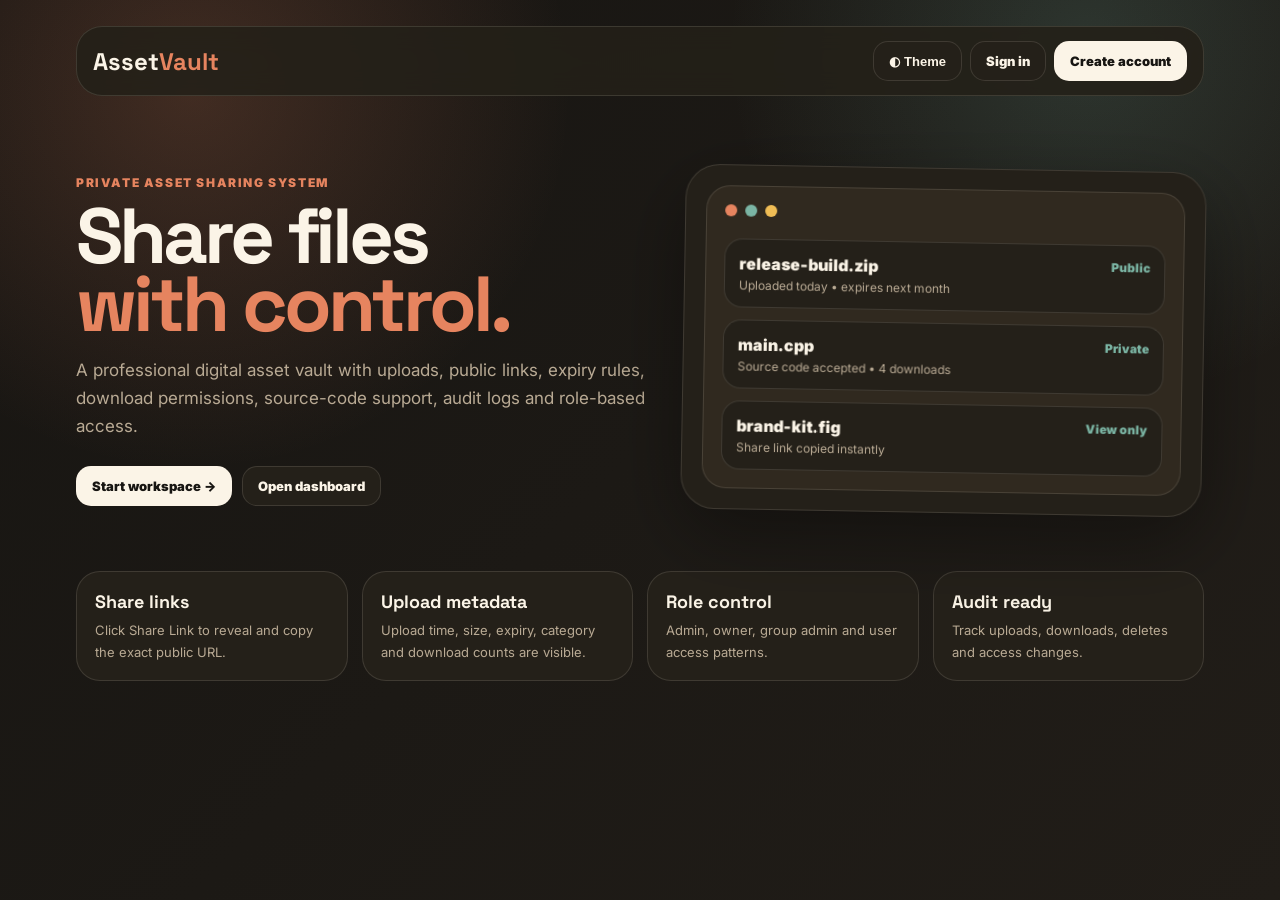
<file: templates/index.html>
<!DOCTYPE html><html lang="en" data-theme="dark"><head><meta charset="UTF-8"><meta name="viewport" content="width=device-width, initial-scale=1.0"><title>AssetVault | Digital Asset Sharing</title><link href="https://fonts.googleapis.com/css2?family=Inter:wght@400;500;600;700;800&family=Space+Grotesk:wght@500;600;700&display=swap" rel="stylesheet"><style>
:root{--bg:#f7f3ec;--bg2:#ede6da;--panel:#fffaf1;--panel2:#f3eadc;--text:#1d1b16;--muted:#756d60;--line:rgba(29,27,22,.12);--accent:#c86b4a;--accent2:#345d52;--accent3:#d9a441;--shadow:0 24px 70px rgba(29,27,22,.12)}[data-theme=dark]{--bg:#171512;--bg2:#211d18;--panel:#242019;--panel2:#30291f;--text:#fbf4e7;--muted:#b9aa94;--line:rgba(251,244,231,.12);--accent:#e6845f;--accent2:#7bb5a4;--accent3:#f0bd55;--shadow:0 24px 80px rgba(0,0,0,.38)}*{box-sizing:border-box}body{margin:0;font-family:Inter;background:radial-gradient(circle at 15% 10%,rgba(230,132,95,.2),transparent 28%),radial-gradient(circle at 85% 5%,rgba(123,181,164,.18),transparent 26%),linear-gradient(135deg,var(--bg),var(--bg2));color:var(--text);min-height:100vh}.wrap{max-width:1180px;margin:0 auto;padding:26px}.top{display:flex;justify-content:space-between;align-items:center;background:color-mix(in srgb,var(--panel) 88%,transparent);border:1px solid var(--line);border-radius:26px;padding:14px 16px;backdrop-filter:blur(12px)}.brand{font-family:'Space Grotesk';font-size:24px;font-weight:800;color:var(--text);text-decoration:none}.brand span{color:var(--accent)}.nav{display:flex;gap:8px}.btn{display:inline-flex;align-items:center;justify-content:center;border:1px solid var(--line);background:var(--panel);color:var(--text);border-radius:15px;padding:11px 15px;text-decoration:none;font-weight:900;font-size:13px;transition:.2s;cursor:pointer}.btn:hover{transform:translateY(-2px);border-color:var(--accent);box-shadow:0 14px 26px rgba(0,0,0,.12)}.btn.primary{background:var(--text);color:var(--bg)}.hero{display:grid;grid-template-columns:1.05fr .95fr;gap:32px;align-items:center;padding:72px 0 38px}.eyebrow{color:var(--accent);font-weight:900;font-size:12px;text-transform:uppercase;letter-spacing:1.6px}.h1{font-family:'Space Grotesk';font-size:78px;line-height:.88;letter-spacing:-4px;margin:12px 0}.h1 em{font-style:normal;color:var(--accent)}.sub{font-size:17px;color:var(--muted);line-height:1.65;max-width:600px}.cta{display:flex;gap:10px;margin-top:26px;flex-wrap:wrap}.showcase{background:var(--panel);border:1px solid var(--line);border-radius:34px;padding:20px;box-shadow:var(--shadow);transform:rotate(1deg);transition:.25s}.showcase:hover{transform:rotate(0) translateY(-5px)}.window{border-radius:24px;background:var(--panel2);border:1px solid var(--line);padding:18px}.row{display:flex;justify-content:space-between;gap:12px;border:1px solid var(--line);background:var(--panel);border-radius:18px;padding:14px;margin-top:12px}.dot{width:12px;height:12px;border-radius:99px;background:var(--accent);box-shadow:20px 0 var(--accent2),40px 0 var(--accent3);margin-bottom:22px}.file{font-weight:900}.meta{color:var(--muted);font-size:12px;margin-top:4px}.tag{color:var(--accent2);font-weight:900;font-size:12px}.features{display:grid;grid-template-columns:repeat(4,1fr);gap:14px;margin-top:20px}.feat{background:var(--panel);border:1px solid var(--line);border-radius:24px;padding:18px;transition:.22s}.feat:hover{transform:translateY(-5px);border-color:var(--accent);box-shadow:0 18px 36px rgba(0,0,0,.10)}.feat b{display:block;font-family:'Space Grotesk';font-size:18px;margin-bottom:6px}.feat span{color:var(--muted);font-size:13px;line-height:1.5}@media(max-width:900px){.hero,.features{grid-template-columns:1fr}.h1{font-size:54px}.top{align-items:flex-start;flex-direction:column;gap:12px}}
</style></head><body><div class="wrap"><header class="top"><a class="brand" href="/">Asset<span>Vault</span></a><nav class="nav"><button class="btn" onclick="toggleTheme()">◐ Theme</button><a class="btn" href="/login">Sign in</a><a class="btn primary" href="/register">Create account</a></nav></header><section class="hero"><div><div class="eyebrow">Private asset sharing system</div><h1 class="h1">Share files<br><em>with control.</em></h1><p class="sub">A professional digital asset vault with uploads, public links, expiry rules, download permissions, source-code support, audit logs and role-based access.</p><div class="cta"><a class="btn primary" href="/register">Start workspace →</a><a class="btn" href="/login">Open dashboard</a></div></div><div class="showcase"><div class="window"><div class="dot"></div><div class="row"><div><div class="file">release-build.zip</div><div class="meta">Uploaded today • expires next month</div></div><div class="tag">Public</div></div><div class="row"><div><div class="file">main.cpp</div><div class="meta">Source code accepted • 4 downloads</div></div><div class="tag">Private</div></div><div class="row"><div><div class="file">brand-kit.fig</div><div class="meta">Share link copied instantly</div></div><div class="tag">View only</div></div></div></div></section><section class="features"><div class="feat"><b>Share links</b><span>Click Share Link to reveal and copy the exact public URL.</span></div><div class="feat"><b>Upload metadata</b><span>Upload time, size, expiry, category and download counts are visible.</span></div><div class="feat"><b>Role control</b><span>Admin, owner, group admin and user access patterns.</span></div><div class="feat"><b>Audit ready</b><span>Track uploads, downloads, deletes and access changes.</span></div></section></div><script>function toggleTheme(){const r=document.documentElement,n=r.dataset.theme==='dark'?'light':'dark';r.dataset.theme=n;localStorage.setItem('theme',n)}document.documentElement.dataset.theme=localStorage.getItem('theme')||'dark';</script></body></html>
</file>
